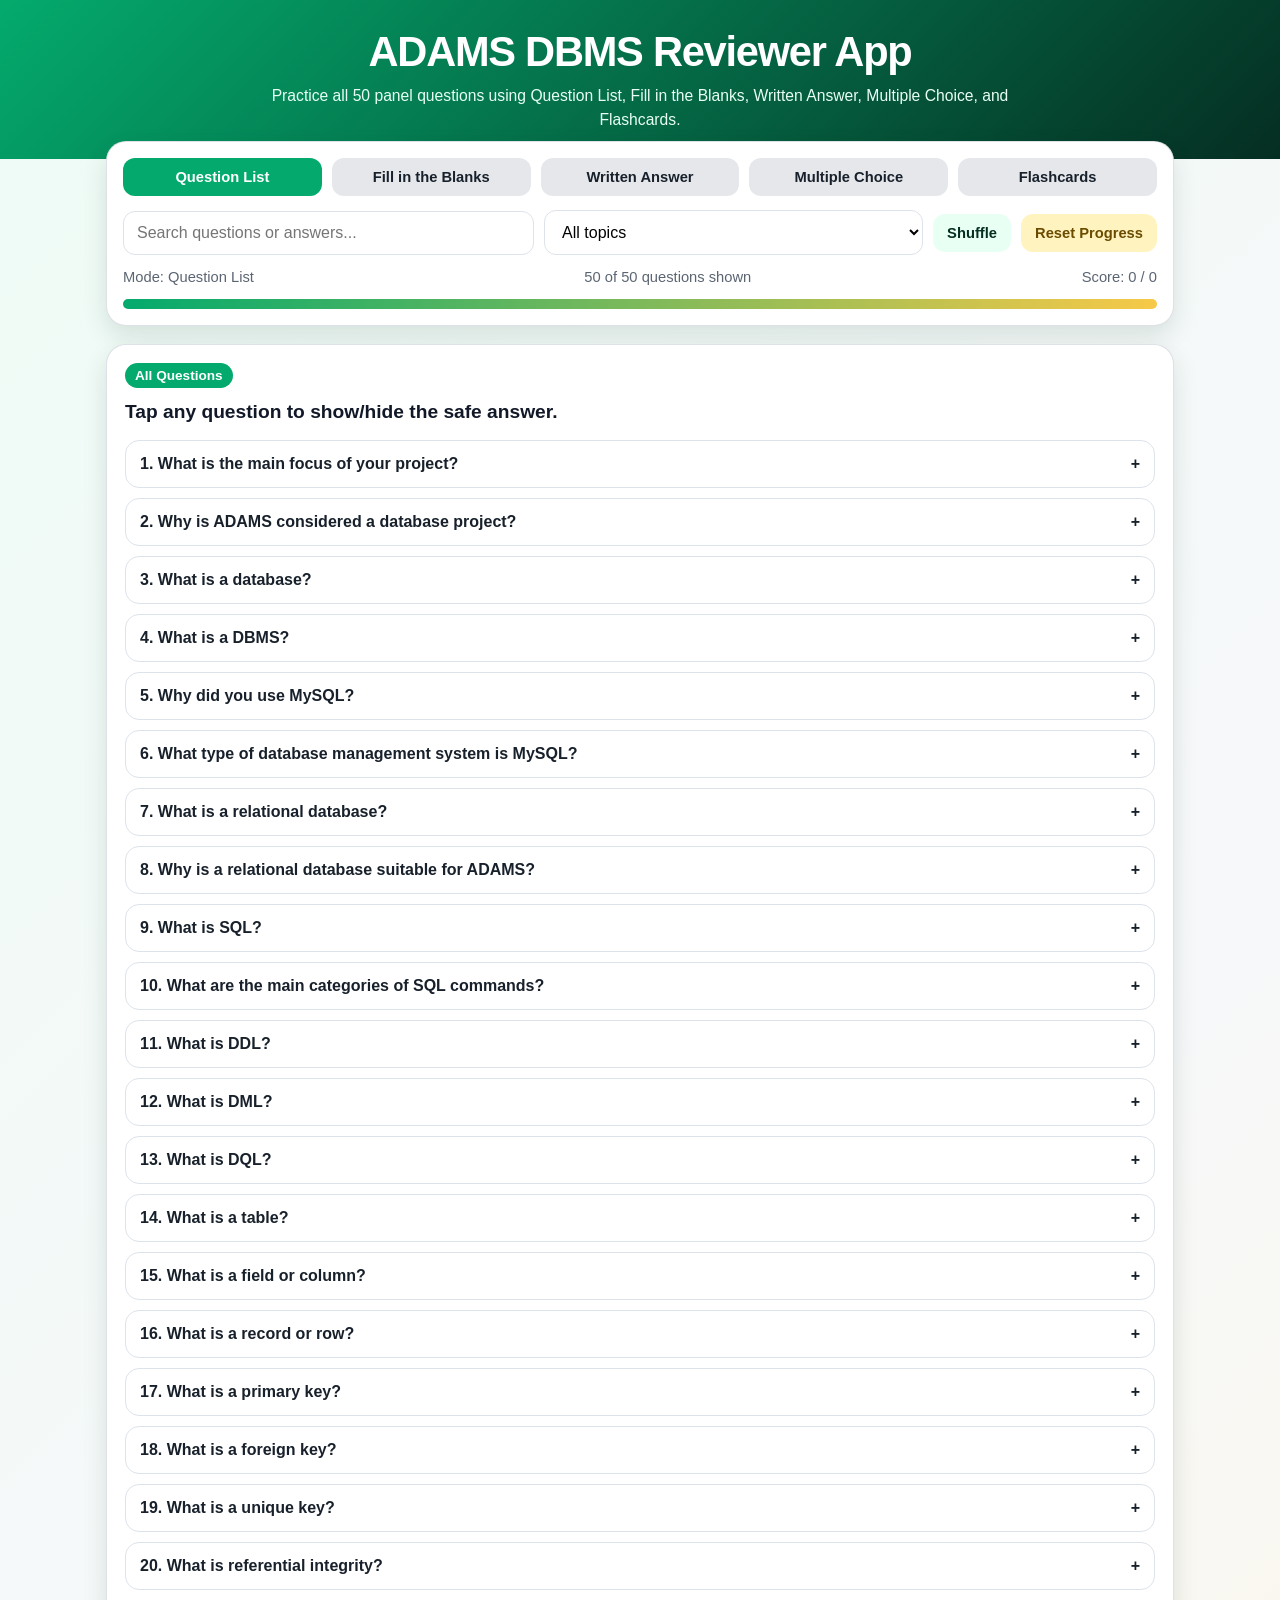
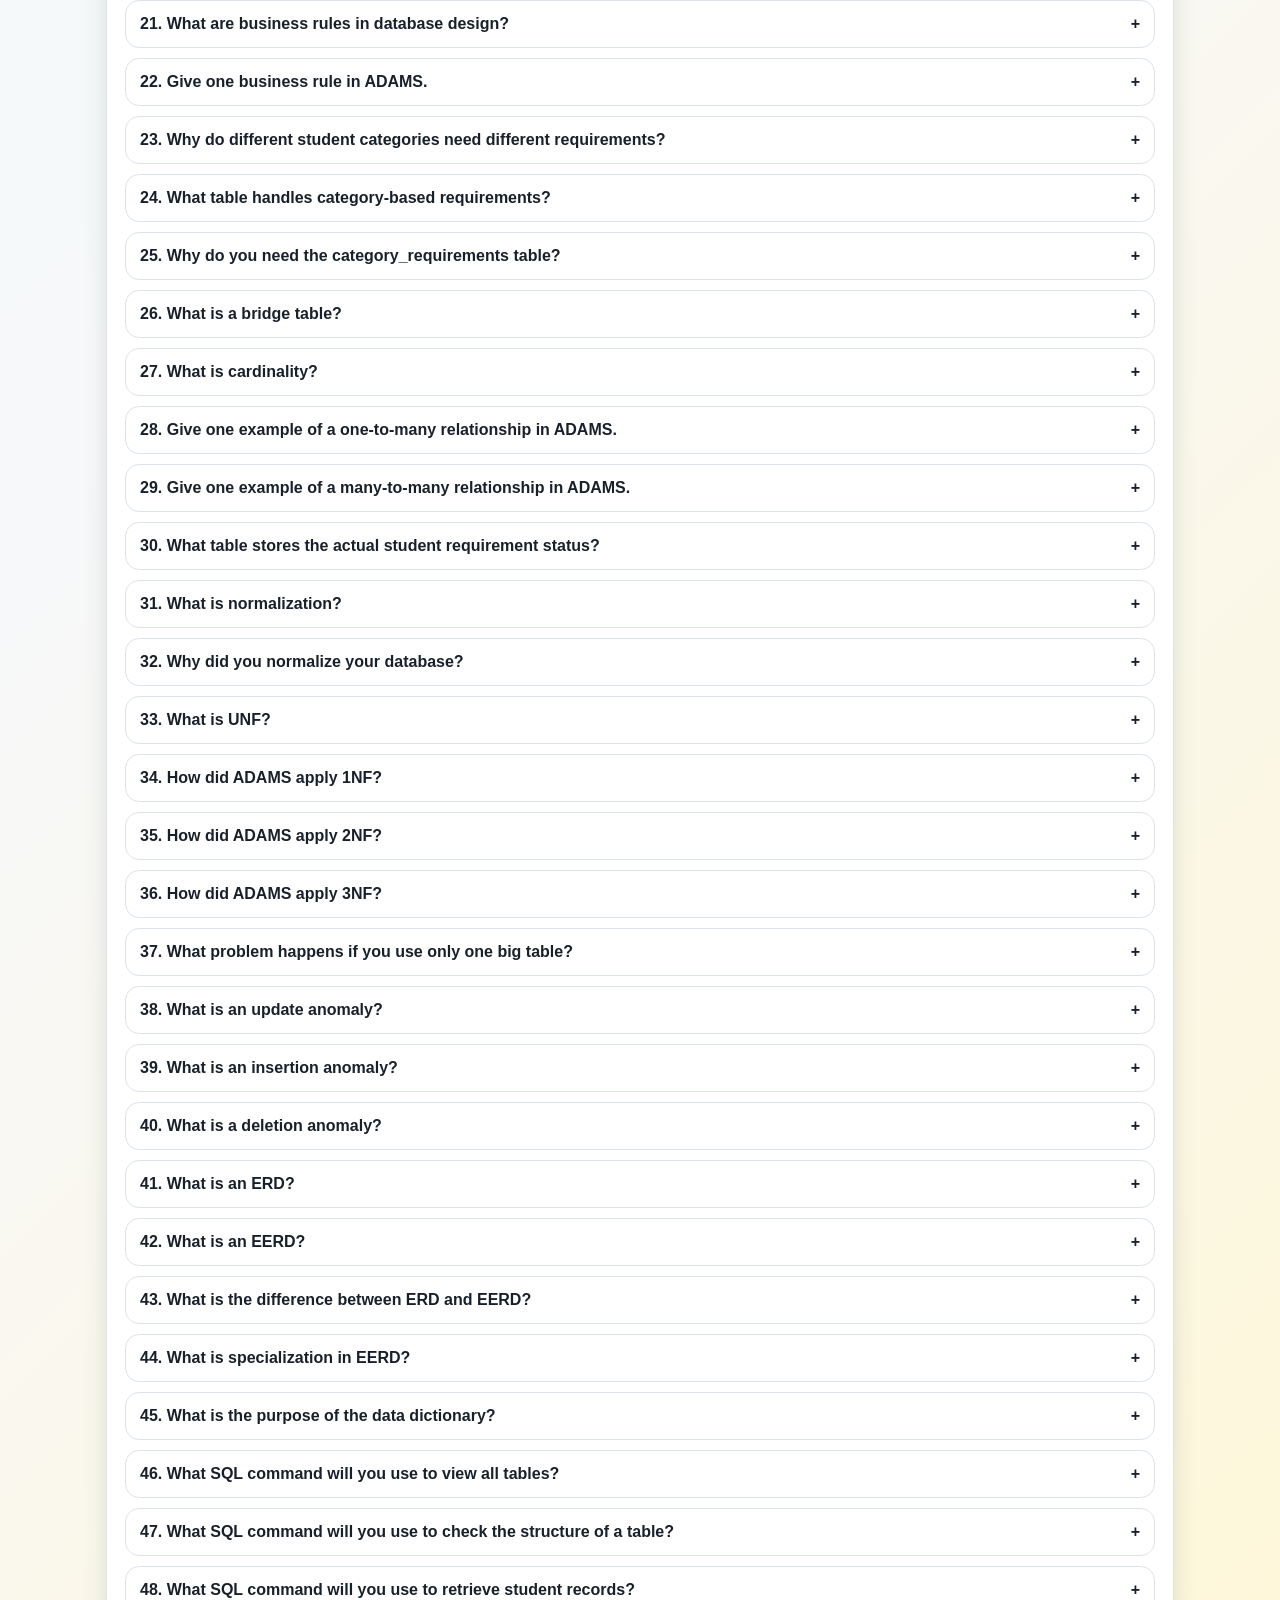
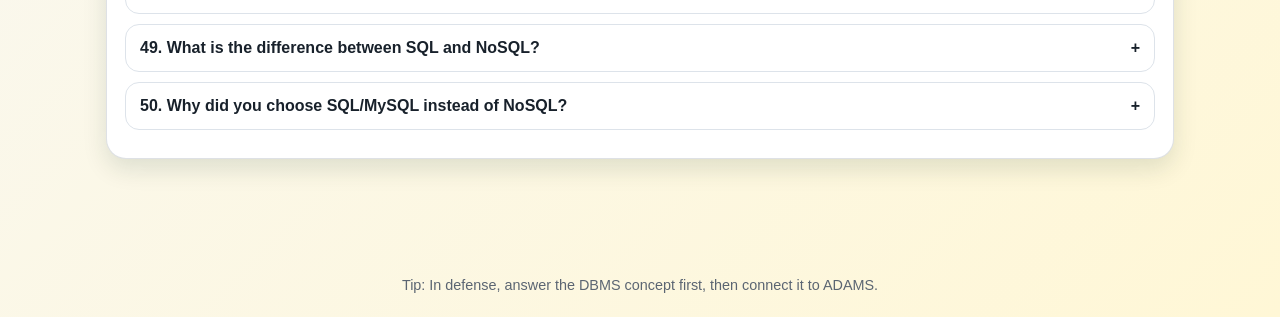
<file: adams_reviewer_app.html>
<!DOCTYPE html>
<html lang="en">
<head>
  <meta charset="UTF-8" />
  <meta name="viewport" content="width=device-width, initial-scale=1.0" />
  <title>ADAMS DBMS Reviewer App</title>
  <style>
    :root {
      --bg: #f7f8fa;
      --card: #ffffff;
      --primary: #04AA6D;
      --primary-dark: #052e22;
      --accent: #f7c948;
      --accent-dark: #7a0012;
      --text: #18212b;
      --muted: #5b6572;
      --line: #dde3ea;
      --good: #16a34a;
      --bad: #dc2626;
      --soft: #f2fbf7;
      --shadow: 0 10px 25px rgba(5, 46, 34, 0.12);
    }

    * { box-sizing: border-box; }

    body {
      margin: 0;
      font-family: Arial, Helvetica, sans-serif;
      background: linear-gradient(135deg, #eefbf5 0%, var(--bg) 45%, #fff7d6 100%);
      color: var(--text);
      min-height: 100vh;
    }

    header {
      background: linear-gradient(135deg, var(--primary), var(--primary-dark));
      color: white;
      padding: 28px 18px;
      text-align: center;
    }

    header h1 {
      margin: 0 0 8px;
      font-size: clamp(1.6rem, 4vw, 2.6rem);
      letter-spacing: -0.03em;
    }

    header p {
      margin: 0 auto;
      max-width: 780px;
      color: #e8fff4;
      line-height: 1.5;
      font-size: 0.98rem;
    }

    main {
      max-width: 1100px;
      margin: -18px auto 40px;
      padding: 0 16px 40px;
    }

    .toolbar, .card, .study-card {
      background: var(--card);
      border: 1px solid rgba(209, 213, 219, 0.7);
      border-radius: 20px;
      box-shadow: var(--shadow);
    }

    .toolbar {
      padding: 16px;
      margin-bottom: 18px;
      display: grid;
      gap: 14px;
    }

    .mode-buttons {
      display: grid;
      grid-template-columns: repeat(5, minmax(120px, 1fr));
      gap: 10px;
    }

    button, .btn {
      border: none;
      border-radius: 12px;
      padding: 11px 14px;
      background: #e5e7eb;
      color: var(--text);
      cursor: pointer;
      font-weight: 700;
      transition: 0.15s ease;
      font-size: 0.92rem;
    }

    button:hover { transform: translateY(-1px); }
    button.active, button.primary { background: var(--primary); color: white; }
    button.secondary { background: #e8fff4; color: var(--primary-dark); }
    button.warning { background: #fff4bf; color: #6b4b00; }
    button.danger { background: #fee2e2; color: #991b1b; }
    button.good { background: #dcfce7; color: #166534; }
    button:disabled { opacity: 0.55; cursor: not-allowed; transform: none; }

    .controls {
      display: grid;
      grid-template-columns: 1.5fr repeat(3, auto);
      gap: 10px;
      align-items: center;
    }

    input[type="search"], input[type="text"], textarea, select {
      width: 100%;
      border: 1px solid var(--line);
      border-radius: 12px;
      padding: 12px 13px;
      font-size: 1rem;
      outline: none;
      background: white;
    }

    textarea {
      min-height: 150px;
      resize: vertical;
      line-height: 1.5;
    }

    input:focus, textarea:focus, select:focus {
      border-color: var(--primary);
      box-shadow: 0 0 0 3px rgba(4, 170, 109, 0.18);
    }

    .stats {
      display: flex;
      justify-content: space-between;
      align-items: center;
      gap: 12px;
      flex-wrap: wrap;
      color: var(--muted);
      font-size: 0.92rem;
    }

    .progress-bar {
      width: 100%;
      height: 10px;
      background: #e5e7eb;
      border-radius: 999px;
      overflow: hidden;
    }

    .progress-fill {
      height: 100%;
      width: 0%;
      background: linear-gradient(90deg, var(--primary), var(--accent));
      transition: width 0.25s ease;
    }

    .card {
      padding: 18px;
      margin-bottom: 14px;
    }

    .q-number {
      display: inline-block;
      color: white;
      background: var(--primary);
      border-radius: 999px;
      padding: 5px 10px;
      font-size: 0.85rem;
      margin-bottom: 10px;
      font-weight: 700;
    }

    .question {
      font-size: 1.2rem;
      line-height: 1.45;
      font-weight: 800;
      margin: 0 0 14px;
      color: #111827;
    }

    .answer {
      background: var(--soft);
      border-left: 5px solid var(--primary);
      padding: 14px;
      border-radius: 12px;
      line-height: 1.55;
      margin-top: 12px;
    }

    .hidden { display: none !important; }

    .list-item {
      border: 1px solid var(--line);
      border-radius: 14px;
      background: white;
      margin: 10px 0;
      overflow: hidden;
    }

    .list-question {
      padding: 14px;
      cursor: pointer;
      font-weight: 800;
      display: flex;
      justify-content: space-between;
      gap: 12px;
      align-items: center;
    }

    .list-answer {
      padding: 0 14px 14px;
      color: #374151;
      line-height: 1.55;
    }

    .study-card {
      min-height: 390px;
      padding: 24px;
      display: flex;
      flex-direction: column;
      justify-content: space-between;
      gap: 18px;
    }

    .flashcard-box {
      min-height: 260px;
      border: 2px dashed rgba(4, 170, 109, 0.35);
      border-radius: 18px;
      display: flex;
      align-items: center;
      justify-content: center;
      text-align: center;
      padding: 24px;
      background: #f2fbf7;
      cursor: pointer;
    }

    .flashcard-box .big {
      font-size: clamp(1.25rem, 3vw, 2rem);
      line-height: 1.4;
      font-weight: 800;
    }

    .flashcard-box .small {
      font-size: 1.04rem;
      line-height: 1.65;
      font-weight: 600;
    }

    .actions {
      display: flex;
      gap: 10px;
      flex-wrap: wrap;
      justify-content: center;
      align-items: center;
    }

    .option {
      display: block;
      width: 100%;
      text-align: left;
      margin: 9px 0;
      border: 1px solid var(--line);
      background: white;
      border-radius: 13px;
      padding: 13px;
      font-weight: 600;
    }

    .option.correct {
      border-color: var(--good);
      background: #dcfce7;
      color: #14532d;
    }

    .option.wrong {
      border-color: var(--bad);
      background: #fee2e2;
      color: #7f1d1d;
    }

    .feedback {
      margin-top: 12px;
      padding: 13px;
      border-radius: 12px;
      font-weight: 700;
      line-height: 1.45;
    }

    .feedback.good { background: #dcfce7; color: #166534; }
    .feedback.bad { background: #fee2e2; color: #991b1b; }
    .feedback.neutral { background: #fff4bf; color: #6b4b00; }

    .pill-row {
      display: flex;
      gap: 8px;
      flex-wrap: wrap;
      margin-top: 8px;
    }

    .pill {
      border: 1px solid rgba(4, 170, 109, 0.25);
      background: #f2fbf7;
      color: var(--primary-dark);
      border-radius: 999px;
      padding: 6px 10px;
      font-size: 0.82rem;
      font-weight: 700;
    }

    .blank-text {
      font-size: 1.05rem;
      line-height: 1.7;
      padding: 14px;
      background: #fff9db;
      border: 1px solid rgba(247, 201, 72, 0.7);
      border-radius: 14px;
      margin-bottom: 12px;
    }

    .blank-line {
      display: inline-block;
      min-width: 110px;
      border-bottom: 2px solid var(--primary);
      color: transparent;
      margin: 0 4px;
    }

    footer {
      text-align: center;
      color: var(--muted);
      padding: 24px;
      font-size: 0.9rem;
    }

    @media (max-width: 850px) {
      .mode-buttons { grid-template-columns: repeat(2, 1fr); }
      .controls { grid-template-columns: 1fr; }
      main { margin-top: -10px; }
    }

    @media (max-width: 520px) {
      header { padding: 22px 14px; }
      .mode-buttons { grid-template-columns: 1fr; }
      .card, .toolbar, .study-card { border-radius: 16px; }
      .actions button { flex: 1 1 100%; }
    }
  </style>
</head>
<body>
  <header>
    <h1>ADAMS DBMS Reviewer App</h1>
    <p>Practice all 50 panel questions using Question List, Fill in the Blanks, Written Answer, Multiple Choice, and Flashcards.</p>
  </header>

  <main>
    <section class="toolbar">
      <div class="mode-buttons" id="modeButtons">
        <button class="active" data-mode="list">Question List</button>
        <button data-mode="blank">Fill in the Blanks</button>
        <button data-mode="written">Written Answer</button>
        <button data-mode="mcq">Multiple Choice</button>
        <button data-mode="flashcard">Flashcards</button>
      </div>

      <div class="controls">
        <input type="search" id="searchBox" placeholder="Search questions or answers..." />
        <select id="topicFilter" title="Filter by topic">
          <option value="all">All topics</option>
          <option value="DBMS and MySQL Foundations">DBMS and MySQL Foundations</option>
          <option value="SQL Commands and Database Objects">SQL Commands and Database Objects</option>
          <option value="Business Rules, Relationships, and Cardinality">Business Rules, Relationships, and Cardinality</option>
          <option value="Normalization and Data Anomalies">Normalization and Data Anomalies</option>
          <option value="ERD, EERD, SQL Checking, and NoSQL">ERD, EERD, SQL Checking, and NoSQL</option>
        </select>
        <button class="secondary" id="shuffleBtn">Shuffle</button>
        <button class="warning" id="resetBtn">Reset Progress</button>
      </div>

      <div class="stats">
        <span id="modeLabel">Mode: Question List</span>
        <span id="countLabel">50 questions loaded</span>
        <span id="scoreLabel">Score: 0 / 0</span>
      </div>
      <div class="progress-bar" aria-label="progress"><div class="progress-fill" id="progressFill"></div></div>
    </section>

    <section id="app"></section>
  </main>

  <footer>
    Tip: In defense, answer the DBMS concept first, then connect it to ADAMS.
  </footer>

  <script>
    const questions = [
      { n: 1, topic: "DBMS and MySQL Foundations", q: "What is the main focus of your project?", a: "The main focus is database design. ADAMS is a database-driven system for organizing and tracking student admission records, categories, requirements, uploads, users, logs, printed reports, password reset records, and archived records." },
      { n: 2, topic: "DBMS and MySQL Foundations", q: "Why is ADAMS considered a database project?", a: "Because the core output is the database structure: tables, keys, relationships, normalization, ERD/EERD, data dictionary, SQL schema, and SQL queries. The interface supports the database, but the database is the main requirement." },
      { n: 3, topic: "DBMS and MySQL Foundations", q: "What is a database?", a: "A database is an organized collection of related data that can be stored, managed, searched, updated, and retrieved efficiently." },
      { n: 4, topic: "DBMS and MySQL Foundations", q: "What is a DBMS?", a: "DBMS means Database Management System. It is software used to create, manage, control, secure, and retrieve data from a database. In ADAMS, the DBMS used is MySQL." },
      { n: 5, topic: "DBMS and MySQL Foundations", q: "Why did you use MySQL?", a: "We used MySQL because ADAMS uses structured and related data. MySQL supports relational tables, primary keys, foreign keys, constraints, joins, and SQL queries." },
      { n: 6, topic: "DBMS and MySQL Foundations", q: "What type of database management system is MySQL?", a: "MySQL is an RDBMS, or Relational Database Management System. It stores data in tables that can be related through keys." },
      { n: 7, topic: "DBMS and MySQL Foundations", q: "What is a relational database?", a: "A relational database stores data in tables made of rows and columns. The tables are connected through relationships using primary keys and foreign keys." },
      { n: 8, topic: "DBMS and MySQL Foundations", q: "Why is a relational database suitable for ADAMS?", a: "ADAMS has structured data with clear relationships: students belong to categories, categories require documents, students submit requirements, and users perform actions. This fits a relational database model." },
      { n: 9, topic: "DBMS and MySQL Foundations", q: "What is SQL?", a: "SQL means Structured Query Language. It is used to create database objects, insert data, update data, delete data, and retrieve records from a relational database." },
      { n: 10, topic: "DBMS and MySQL Foundations", q: "What are the main categories of SQL commands?", a: "The main categories are DDL, DML, DQL, DCL, and TCL. In ADAMS, we mostly used DDL for creating tables and DQL for SELECT queries." },
      { n: 11, topic: "SQL Commands and Database Objects", q: "What is DDL?", a: "DDL means Data Definition Language. It defines or changes the database structure. Examples are CREATE, ALTER, and DROP." },
      { n: 12, topic: "SQL Commands and Database Objects", q: "What is DML?", a: "DML means Data Manipulation Language. It is used to modify the data inside tables. Examples are INSERT, UPDATE, and DELETE." },
      { n: 13, topic: "SQL Commands and Database Objects", q: "What is DQL?", a: "DQL means Data Query Language. It retrieves data from the database. The main DQL command is SELECT." },
      { n: 14, topic: "SQL Commands and Database Objects", q: "What is a table?", a: "A table is a database object that stores data in rows and columns. In ADAMS, examples are students, users, requirement_types, and student_requirements." },
      { n: 15, topic: "SQL Commands and Database Objects", q: "What is a field or column?", a: "A field or column is one specific data attribute in a table, such as student_id, student_name, email, or status." },
      { n: 16, topic: "SQL Commands and Database Objects", q: "What is a record or row?", a: "A record or row is one complete entry in a table. For example, one row in the students table represents one student or applicant." },
      { n: 17, topic: "SQL Commands and Database Objects", q: "What is a primary key?", a: "A primary key is a field that uniquely identifies each record in a table. In ADAMS, students.student_id uniquely identifies each student." },
      { n: 18, topic: "SQL Commands and Database Objects", q: "What is a foreign key?", a: "A foreign key is a field that links one table to another. In ADAMS, students.category_id links the students table to the student_categories table." },
      { n: 19, topic: "SQL Commands and Database Objects", q: "What is a unique key?", a: "A unique key prevents duplicate values in a column or combination of columns. For example, users.username should be unique because two users should not have the same login username." },
      { n: 20, topic: "SQL Commands and Database Objects", q: "What is referential integrity?", a: "Referential integrity means that relationships between tables remain valid. For example, a student category used in the students table should exist in the student_categories table." },
      { n: 21, topic: "Business Rules, Relationships, and Cardinality", q: "What are business rules in database design?", a: "Business rules are conditions or policies that define how data should behave. They help determine entities, relationships, cardinality, constraints, and database structure." },
      { n: 22, topic: "Business Rules, Relationships, and Cardinality", q: "Give one business rule in ADAMS.", a: "One business rule is that each student belongs to one student category. This is implemented through students.category_id referencing student_categories.category_id." },
      { n: 23, topic: "Business Rules, Relationships, and Cardinality", q: "Why do different student categories need different requirements?", a: "Different applicant types may require different documents. For example, a transferee may need a transcript, while a freshman may need a different set of admission documents." },
      { n: 24, topic: "Business Rules, Relationships, and Cardinality", q: "What table handles category-based requirements?", a: "The category_requirements table handles category-based requirements by connecting student_categories and requirement_types." },
      { n: 25, topic: "Business Rules, Relationships, and Cardinality", q: "Why do you need the category_requirements table?", a: "We need it because one category can have many requirements, and one requirement can apply to many categories. This is a many-to-many relationship, so a bridge table is necessary." },
      { n: 26, topic: "Business Rules, Relationships, and Cardinality", q: "What is a bridge table?", a: "A bridge table resolves a many-to-many relationship between two tables. In ADAMS, category_requirements is the bridge table between student_categories and requirement_types." },
      { n: 27, topic: "Business Rules, Relationships, and Cardinality", q: "What is cardinality?", a: "Cardinality describes how records in one table relate to records in another table, such as one-to-one, one-to-many, or many-to-many." },
      { n: 28, topic: "Business Rules, Relationships, and Cardinality", q: "Give one example of a one-to-many relationship in ADAMS.", a: "One student category can have many students. This means student_categories to students is a one-to-many relationship." },
      { n: 29, topic: "Business Rules, Relationships, and Cardinality", q: "Give one example of a many-to-many relationship in ADAMS.", a: "Student categories and requirement types have a many-to-many relationship because one category can require many documents and one document can apply to many categories." },
      { n: 30, topic: "Business Rules, Relationships, and Cardinality", q: "What table stores the actual student requirement status?", a: "The student_requirements table stores each student's requirement status, uploaded file details, upload date, and uploading user." },
      { n: 31, topic: "Normalization and Data Anomalies", q: "What is normalization?", a: "Normalization is the process of organizing data into related tables to reduce redundancy, avoid inconsistencies, and improve data integrity." },
      { n: 32, topic: "Normalization and Data Anomalies", q: "Why did you normalize your database?", a: "We normalized the database to avoid one large repeated logbook table. Normalization reduces duplicate data, prevents update errors, and makes searching and reporting easier." },
      { n: 33, topic: "Normalization and Data Anomalies", q: "What is UNF?", a: "UNF means Unnormalized Form. It is a table that still contains repeating groups or multiple values in one row, such as Requirement1, Status1, Requirement2, and Status2." },
      { n: 34, topic: "Normalization and Data Anomalies", q: "How did ADAMS apply 1NF?", a: "ADAMS applied 1NF by removing repeating groups. Each requirement is represented as a separate row instead of multiple requirement columns in the same student row." },
      { n: 35, topic: "Normalization and Data Anomalies", q: "How did ADAMS apply 2NF?", a: "ADAMS applied 2NF by separating data based on purpose. Student details go to students, categories go to student_categories, requirement names go to requirement_types, and submission details go to student_requirements." },
      { n: 36, topic: "Normalization and Data Anomalies", q: "How did ADAMS apply 3NF?", a: "ADAMS applied 3NF by separating supporting data into their own tables, such as users, activity_log, print_logs, password_reset_tokens, documents, and archived_students." },
      { n: 37, topic: "Normalization and Data Anomalies", q: "What problem happens if you use only one big table?", a: "One big table causes repeated data, inconsistent values, difficulty updating records, and poor reporting. It can also create update, insertion, and deletion anomalies." },
      { n: 38, topic: "Normalization and Data Anomalies", q: "What is an update anomaly?", a: "An update anomaly happens when the same information is repeated in many rows and only some copies are updated, causing inconsistent data." },
      { n: 39, topic: "Normalization and Data Anomalies", q: "What is an insertion anomaly?", a: "An insertion anomaly happens when data cannot be added unless unrelated data is also available. For example, a requirement type should be added even if no student has submitted it yet." },
      { n: 40, topic: "Normalization and Data Anomalies", q: "What is a deletion anomaly?", a: "A deletion anomaly happens when deleting one record unintentionally removes important information that should still be kept." },
      { n: 41, topic: "ERD, EERD, SQL Checking, and NoSQL", q: "What is an ERD?", a: "An ERD, or Entity Relationship Diagram, visually shows the database entities, attributes, keys, relationships, and cardinality." },
      { n: 42, topic: "ERD, EERD, SQL Checking, and NoSQL", q: "What is an EERD?", a: "An EERD, or Enhanced Entity Relationship Diagram, extends the ERD by showing advanced concepts such as specialization and generalization." },
      { n: 43, topic: "ERD, EERD, SQL Checking, and NoSQL", q: "What is the difference between ERD and EERD?", a: "The ERD shows the actual database implementation, while the EERD shows the enhanced conceptual design, such as user roles and student classification." },
      { n: 44, topic: "ERD, EERD, SQL Checking, and NoSQL", q: "What is specialization in EERD?", a: "Specialization means dividing a general entity into subtypes. In ADAMS, USER can be specialized into superadmin, admin, staff, and student user roles." },
      { n: 45, topic: "ERD, EERD, SQL Checking, and NoSQL", q: "What is the purpose of the data dictionary?", a: "The data dictionary defines the tables, fields, data types, keys, constraints, and descriptions of each database element." },
      { n: 46, topic: "ERD, EERD, SQL Checking, and NoSQL", q: "What SQL command will you use to view all tables?", a: "Use SHOW TABLES; after selecting the database with USE doc_admission_db; This displays the tables inside the selected database." },
      { n: 47, topic: "ERD, EERD, SQL Checking, and NoSQL", q: "What SQL command will you use to check the structure of a table?", a: "Use DESCRIBE table_name; For example, DESCRIBE students; shows the fields, data types, keys, and null settings of the students table." },
      { n: 48, topic: "ERD, EERD, SQL Checking, and NoSQL", q: "What SQL command will you use to retrieve student records?", a: "Use SELECT * FROM students; This retrieves all records and columns from the students table." },
      { n: 49, topic: "ERD, EERD, SQL Checking, and NoSQL", q: "What is the difference between SQL and NoSQL?", a: "SQL databases are relational, table-based, and structured using schemas. NoSQL databases are non-relational and may use documents, key-value pairs, graphs, or flexible structures." },
      { n: 50, topic: "ERD, EERD, SQL Checking, and NoSQL", q: "Why did you choose SQL/MySQL instead of NoSQL?", a: "We chose MySQL because ADAMS data is structured and relationship-based. The project needs tables, keys, joins, normalization, and relational integrity, which are better handled by MySQL." }
    ];

    let state = {
      mode: 'list',
      index: 0,
      order: questions.map((_, i) => i),
      score: 0,
      attempts: 0,
      flashShowingAnswer: false,
      mcqAnswered: false,
      currentOptions: []
    };

    const app = document.getElementById('app');
    const modeButtons = document.getElementById('modeButtons');
    const searchBox = document.getElementById('searchBox');
    const topicFilter = document.getElementById('topicFilter');
    const shuffleBtn = document.getElementById('shuffleBtn');
    const resetBtn = document.getElementById('resetBtn');
    const modeLabel = document.getElementById('modeLabel');
    const countLabel = document.getElementById('countLabel');
    const scoreLabel = document.getElementById('scoreLabel');
    const progressFill = document.getElementById('progressFill');

    function clean(str) {
      return str.toLowerCase().replace(/[^a-z0-9\s]/g, '').replace(/\s+/g, ' ').trim();
    }

    function getFilteredIndexes() {
      const term = clean(searchBox.value || '');
      const topic = topicFilter.value;
      return state.order.filter(i => {
        const item = questions[i];
        const topicMatch = topic === 'all' || item.topic === topic;
        const searchMatch = !term || clean(item.q + ' ' + item.a + ' ' + item.topic).includes(term);
        return topicMatch && searchMatch;
      });
    }

    function currentItem() {
      const indexes = getFilteredIndexes();
      if (!indexes.length) return null;
      if (state.index >= indexes.length) state.index = 0;
      return questions[indexes[state.index]];
    }

    function updateStats() {
      const indexes = getFilteredIndexes();
      const modeNames = {
        list: 'Question List', blank: 'Fill in the Blanks', written: 'Written Answer', mcq: 'Multiple Choice', flashcard: 'Flashcards'
      };
      modeLabel.textContent = 'Mode: ' + modeNames[state.mode];
      countLabel.textContent = indexes.length + ' of 50 questions shown';
      scoreLabel.textContent = 'Score: ' + state.score + ' / ' + state.attempts;
      const pct = indexes.length ? ((state.index + 1) / indexes.length) * 100 : 0;
      progressFill.style.width = state.mode === 'list' ? '100%' : Math.min(100, pct) + '%';
    }

    function escapeHTML(str) {
      return String(str).replace(/[&<>'"]/g, c => ({'&':'&amp;','<':'&lt;','>':'&gt;',"'":'&#039;','"':'&quot;'}[c]));
    }

    function render() {
      updateStats();
      if (state.mode === 'list') return renderList();
      if (state.mode === 'blank') return renderBlank();
      if (state.mode === 'written') return renderWritten();
      if (state.mode === 'mcq') return renderMCQ();
      if (state.mode === 'flashcard') return renderFlashcard();
    }

    function renderList() {
      const indexes = getFilteredIndexes();
      if (!indexes.length) {
        app.innerHTML = `<div class="card"><p>No questions found. Try another search or topic.</p></div>`;
        return;
      }
      app.innerHTML = `<div class="card"><span class="q-number">All Questions</span><p class="question">Tap any question to show/hide the safe answer.</p>${indexes.map(i => {
        const item = questions[i];
        return `<div class="list-item">
          <div class="list-question" onclick="toggleAnswer(${item.n})"><span>${item.n}. ${escapeHTML(item.q)}</span><span>+</span></div>
          <div class="list-answer hidden" id="ans-${item.n}"><strong>Answer:</strong> ${escapeHTML(item.a)}<div class="pill-row"><span class="pill">${escapeHTML(item.topic)}</span></div></div>
        </div>`;
      }).join('')}</div>`;
    }

    window.toggleAnswer = function(n) {
      const ans = document.getElementById('ans-' + n);
      if (ans) ans.classList.toggle('hidden');
    };

    function navButtons() {
      const indexes = getFilteredIndexes();
      return `<div class="actions">
        <button onclick="prevQuestion()" ${indexes.length <= 1 ? 'disabled' : ''}>Previous</button>
        <button onclick="nextQuestion()" class="primary" ${indexes.length <= 1 ? 'disabled' : ''}>Next</button>
      </div>`;
    }

    window.prevQuestion = function() {
      const indexes = getFilteredIndexes();
      state.index = (state.index - 1 + indexes.length) % indexes.length;
      resetQuestionState();
      render();
    };

    window.nextQuestion = function() {
      const indexes = getFilteredIndexes();
      state.index = (state.index + 1) % indexes.length;
      resetQuestionState();
      render();
    };

    function resetQuestionState() {
      state.flashShowingAnswer = false;
      state.mcqAnswered = false;
      state.currentOptions = [];
    }

    function renderStudyShell(inner) {
      const item = currentItem();
      const indexes = getFilteredIndexes();
      if (!item) {
        app.innerHTML = `<div class="card"><p>No questions found. Try another search or topic.</p></div>`;
        return;
      }
      app.innerHTML = `<div class="study-card">
        <div>
          <span class="q-number">Question ${state.index + 1} of ${indexes.length} | Original No. ${item.n}</span>
          <div class="pill-row"><span class="pill">${escapeHTML(item.topic)}</span></div>
          ${inner(item)}
        </div>
        ${navButtons()}
      </div>`;
    }

    function makeBlanks(answer) {
      const keyWords = [
        'Database Management System','MySQL','RDBMS','Relational Database Management System','Structured Query Language',
        'primary key','foreign key','referential integrity','normalization','Unnormalized Form','1NF','2NF','3NF',
        'bridge table','many-to-many','one-to-many','cardinality','Entity Relationship Diagram','Enhanced Entity Relationship Diagram',
        'specialization','data dictionary','SHOW TABLES','DESCRIBE','SELECT','DDL','DML','DQL','CREATE','ALTER','DROP','INSERT','UPDATE','DELETE'
      ];
      let selected = [];
      let text = answer;
      keyWords.forEach(word => {
        const re = new RegExp('\\b' + word.replace(/[.*+?^${}()|[\]\\]/g, '\\$&') + '\\b', 'gi');
        if (re.test(text) && selected.length < 3) selected.push(word);
      });
      if (!selected.length) {
        selected = answer.split(/\s+/).filter(w => w.length > 7).slice(0, 3).map(w => w.replace(/[^a-zA-Z0-9_/-]/g, ''));
      }
      selected.forEach(word => {
        if (!word) return;
        const re = new RegExp(word.replace(/[.*+?^${}()|[\]\\]/g, '\\$&'), 'gi');
        text = text.replace(re, `<span class="blank-line">${escapeHTML(word)}</span>`);
      });
      return { text, selected };
    }

    function renderBlank() {
      renderStudyShell(item => {
        const blank = makeBlanks(item.a);
        return `<p class="question">${escapeHTML(item.q)}</p>
          <div class="blank-text">${blank.text}</div>
          <input type="text" id="blankInput" placeholder="Type the missing word/s. Example: primary key, foreign key" />
          <div class="actions" style="justify-content:flex-start;margin-top:10px;">
            <button class="primary" onclick="checkBlank(${item.n})">Check Answer</button>
            <button onclick="showBlankAnswer(${item.n})">Show Answer</button>
          </div>
          <div id="blankFeedback"></div>`;
      });
    }

    window.checkBlank = function(n) {
      const item = questions.find(x => x.n === n);
      const blank = makeBlanks(item.a);
      const input = clean(document.getElementById('blankInput').value);
      const ok = blank.selected.some(word => input.includes(clean(word))) || clean(item.a).includes(input) && input.length > 4;
      state.attempts++;
      if (ok) state.score++;
      document.getElementById('blankFeedback').innerHTML = `<div class="feedback ${ok ? 'good' : 'bad'}">${ok ? 'Correct / close enough.' : 'Not quite yet.'}<br><strong>Missing answer/s:</strong> ${blank.selected.map(escapeHTML).join(', ')}<br><strong>Full answer:</strong> ${escapeHTML(item.a)}</div>`;
      updateStats();
    };

    window.showBlankAnswer = function(n) {
      const item = questions.find(x => x.n === n);
      document.getElementById('blankFeedback').innerHTML = `<div class="feedback neutral"><strong>Answer:</strong> ${escapeHTML(item.a)}</div>`;
    };

    function renderWritten() {
      renderStudyShell(item => {
        return `<p class="question">${escapeHTML(item.q)}</p>
          <textarea id="writtenInput" placeholder="Write your answer here first. Then click Show Model Answer to compare."></textarea>
          <div class="actions" style="justify-content:flex-start;margin-top:10px;">
            <button class="primary" onclick="showWrittenAnswer(${item.n})">Show Model Answer</button>
            <button class="good" onclick="markWritten(true)">I got it right</button>
            <button class="danger" onclick="markWritten(false)">Need more practice</button>
          </div>
          <div id="writtenFeedback"></div>`;
      });
    }

    window.showWrittenAnswer = function(n) {
      const item = questions.find(x => x.n === n);
      const typed = document.getElementById('writtenInput').value.trim();
      document.getElementById('writtenFeedback').innerHTML = `<div class="answer"><strong>Your answer:</strong><br>${typed ? escapeHTML(typed) : '<em>No answer typed yet.</em>'}<br><br><strong>Model answer:</strong><br>${escapeHTML(item.a)}</div>`;
    };

    window.markWritten = function(correct) {
      state.attempts++;
      if (correct) state.score++;
      updateStats();
      const box = document.getElementById('writtenFeedback');
      box.innerHTML += `<div class="feedback ${correct ? 'good' : 'bad'}">Marked as ${correct ? 'correct' : 'needs more practice'}.</div>`;
    };

    function shuffleArray(arr) {
      const copy = [...arr];
      for (let i = copy.length - 1; i > 0; i--) {
        const j = Math.floor(Math.random() * (i + 1));
        [copy[i], copy[j]] = [copy[j], copy[i]];
      }
      return copy;
    }

    function generateOptions(item) {
      if (state.currentOptions.length) return state.currentOptions;
      const distractors = questions
        .filter(x => x.n !== item.n && x.topic === item.topic)
        .map(x => x.a);
      const fallback = questions.filter(x => x.n !== item.n).map(x => x.a);
      const pool = distractors.length >= 3 ? distractors : fallback;
      state.currentOptions = shuffleArray([item.a, ...shuffleArray(pool).slice(0, 3)]);
      return state.currentOptions;
    }

    function renderMCQ() {
      renderStudyShell(item => {
        const options = generateOptions(item);
        return `<p class="question">${escapeHTML(item.q)}</p>
          <div id="mcqOptions">${options.map((opt, idx) => `<button class="option" onclick="checkMCQ(${item.n}, ${idx})">${String.fromCharCode(65 + idx)}. ${escapeHTML(opt)}</button>`).join('')}</div>
          <div id="mcqFeedback"></div>`;
      });
    }

    window.checkMCQ = function(n, idx) {
      if (state.mcqAnswered) return;
      const item = questions.find(x => x.n === n);
      const buttons = [...document.querySelectorAll('.option')];
      const chosen = state.currentOptions[idx];
      const ok = chosen === item.a;
      state.mcqAnswered = true;
      state.attempts++;
      if (ok) state.score++;
      buttons.forEach((btn, bIdx) => {
        if (state.currentOptions[bIdx] === item.a) btn.classList.add('correct');
        else if (bIdx === idx) btn.classList.add('wrong');
        btn.disabled = true;
      });
      document.getElementById('mcqFeedback').innerHTML = `<div class="feedback ${ok ? 'good' : 'bad'}">${ok ? 'Correct!' : 'Incorrect.'}<br><strong>Answer:</strong> ${escapeHTML(item.a)}</div>`;
      updateStats();
    };

    function renderFlashcard() {
      const item = currentItem();
      renderStudyShell(item => {
        const content = state.flashShowingAnswer
          ? `<div><div class="small"><strong>Answer</strong><br><br>${escapeHTML(item.a)}</div></div>`
          : `<div><div class="big">${escapeHTML(item.q)}</div><p style="color:var(--muted);margin-top:18px;">Tap the card to reveal the answer.</p></div>`;
        return `<div class="flashcard-box" onclick="flipCard()">${content}</div>
          <div class="actions" style="margin-top:12px;">
            <button class="good" onclick="event.stopPropagation(); markFlash(true);">I know this</button>
            <button class="danger" onclick="event.stopPropagation(); markFlash(false);">Review again</button>
          </div>`;
      });
    }

    window.flipCard = function() {
      state.flashShowingAnswer = !state.flashShowingAnswer;
      render();
    };

    window.markFlash = function(correct) {
      state.attempts++;
      if (correct) state.score++;
      updateStats();
      nextQuestion();
    };

    modeButtons.addEventListener('click', e => {
      if (!e.target.matches('button')) return;
      state.mode = e.target.dataset.mode;
      state.index = 0;
      resetQuestionState();
      [...modeButtons.querySelectorAll('button')].forEach(b => b.classList.remove('active'));
      e.target.classList.add('active');
      render();
    });

    searchBox.addEventListener('input', () => { state.index = 0; resetQuestionState(); render(); });
    topicFilter.addEventListener('change', () => { state.index = 0; resetQuestionState(); render(); });

    shuffleBtn.addEventListener('click', () => {
      state.order = shuffleArray(questions.map((_, i) => i));
      state.index = 0;
      resetQuestionState();
      render();
    });

    resetBtn.addEventListener('click', () => {
      state.score = 0;
      state.attempts = 0;
      state.index = 0;
      state.order = questions.map((_, i) => i);
      resetQuestionState();
      render();
    });

    render();
  </script>
</body>
</html>
</file>
